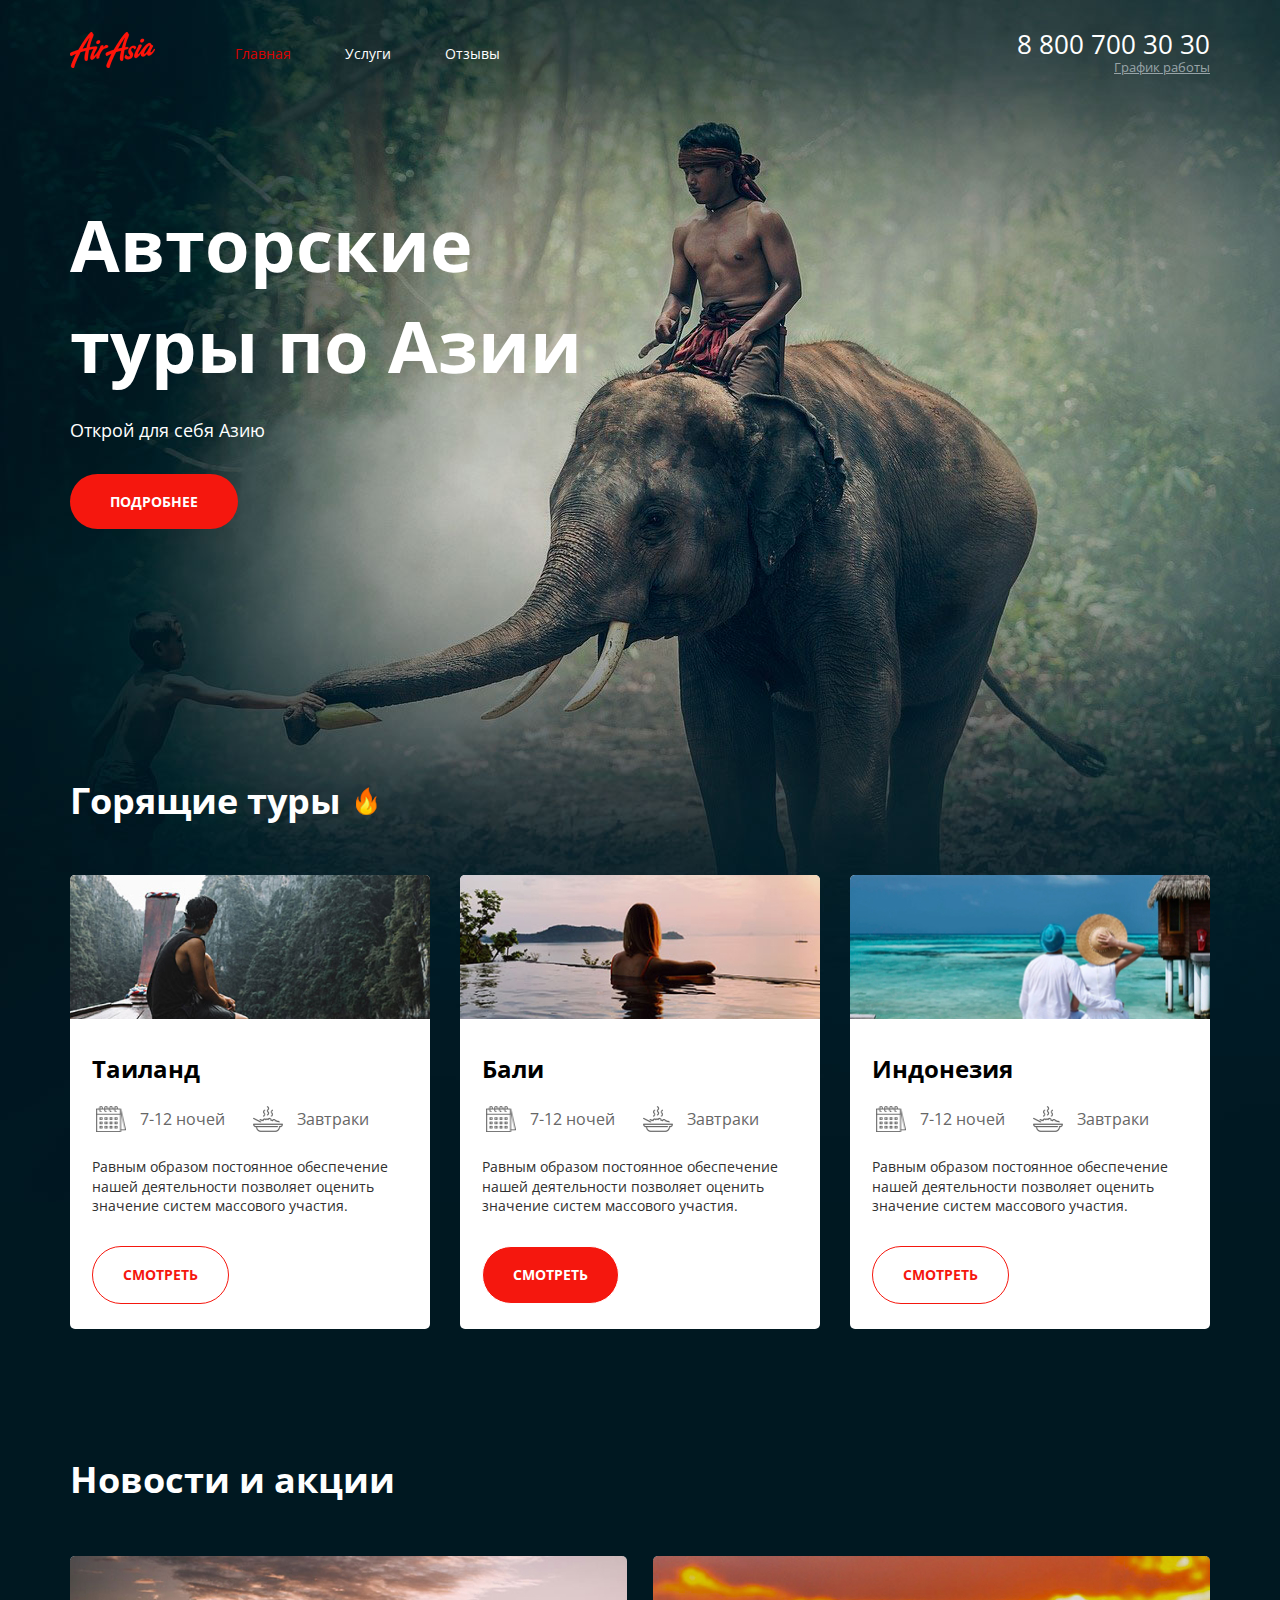
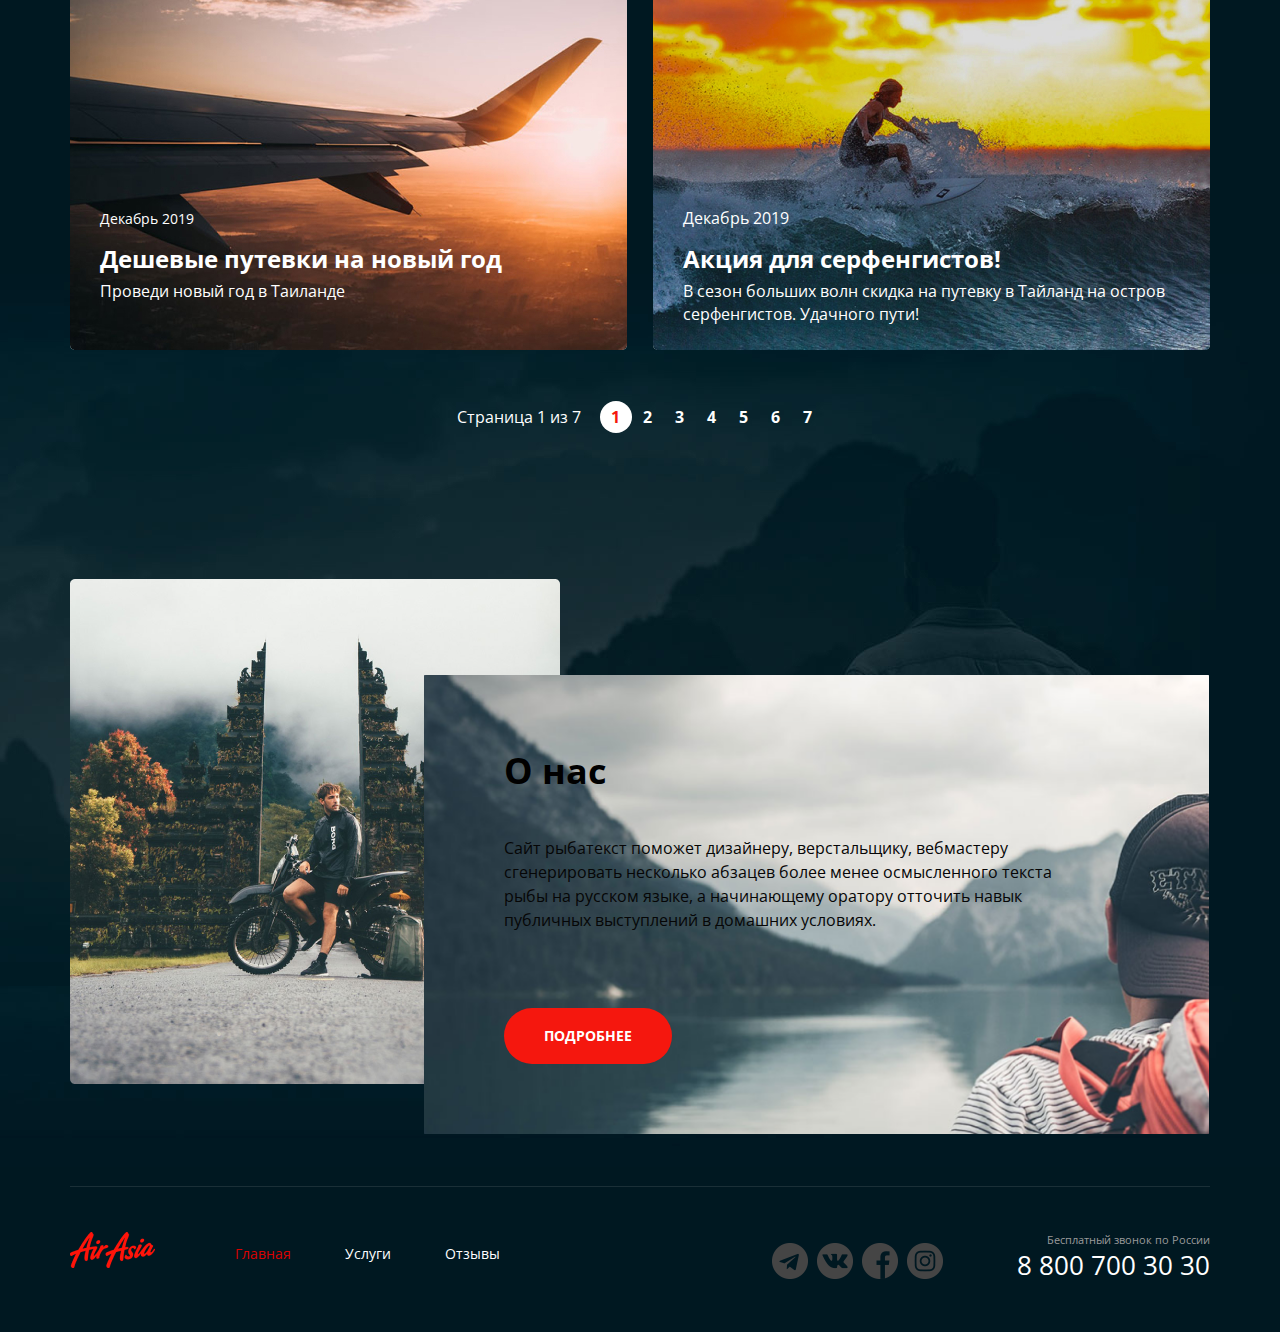
<file: index.html>
<!DOCTYPE html>
<html lang="ru">

<head>
  <meta charset="UTF-8">
  <meta http-equiv="X-UA-Compatible" content="IE=edge">
  <meta name="viewport" content="width=device-width, initial-scale=1.0">
  <link rel="preconnect" href="https://fonts.googleapis.com"> 
  <link rel="preconnect" href="https://fonts.gstatic.com" crossorigin> 
  <link href="https://fonts.googleapis.com/css2?family=Open+Sans:ital,wght@0,400;0,600;0,700;1,400&display=swap" rel="stylesheet">
  <link rel="stylesheet" href="./css/main.css">
  <title>Air Asia</title>
</head>

<body>
  <div class="wrapper main-page-wrapper">
    <div class="wrapper__content">
      <div class="container">
        <header class="header header--main">
        <div class="header__col">
          <a href="index.html" class="logo"><img src="imgs/logo.png" alt="Air Asia logo" class="logo__pic">
          </a>
          <nav class="menu">
            <ul class="menu__list">
              <li class="menu__item">
                <a href="index.html" class="menu__link menu__link--active">Главная</a>
              </li>
              <li class="menu__item">
                <a href="servise.html" class="menu__link">Услуги</a>
              </li>
              <li class="menu__item">
                <a href="reviews.html" class="menu__link">Отзывы</a>
              </li>
            </ul>
          </nav>
        </div>
        <div class="header__col header__col--right">
          <address class="contacts">
            <a href="tel:+78007003030" class="contacts__phone">8 800 700 30 30</a>
            <div class="contacts__dropdown">
            <div class="contacts__dropdown-title">График работы</div>
            <div class="contacts__dropdown-block">
              <div class="contacts__dropdown-time">пн-вс: 09:00 - 20:00</div>
              <div class="contacts__dropdown-break">Обед: 14:00-14:30</div>
            </div>
            </div>
          </address>
        </div>
      </div>
    </header>
    <div class="maincontent">
      <section class="hello">
        <div class="container hello__container">
          <h1 class="hello__title">Авторские туры по Азии</h1>
          <div class="hello__subtitle">Открой для себя Азию</div>
          <a href="#" class="button">Подробнее</a>
        </div>
      </section>
      <section class="offers">
        <div class="container offers__container">
          <h2 class="title title--fire">Горящие туры </h2>
          <ul class="offers__list">
            <li class="offers__item">
              <div class="offers__imgs">
                <img src="imgs/river.jpg" alt="" class="offers__img"></div>
              <div class="offers__content">
                <h3 class="offers__title">Таиланд</h3>
                <ul class="offer__features">
                  <li class="offer__feature">
                    <img src="imgs/calendar.png" alt="" class="offers__feature-icon">
                    <div class="offers__feature-text">7-12 ночей</div>
                  </li>
                  <li class="offer__feature">
                    <img src="imgs/meal.png" alt="" class="offers__feature-icon">
                    <div class="offers__feature-text">Завтраки</div>
                  </li>
                </ul>
                <p class="offers__text">Равным образом постоянное обеспечение нашей деятельности позволяет оценить
                  значение систем массового участия.</p>
                <a href="#" class="btn">Смотреть</a>
              </div>
            </li>
            <li class="offers__item">
              <div class="offers__imgs">
                <img src="imgs/pool.jpg" alt="" class="offers__img"></div>
              <div class="offers__content">
                <h3 class="offers__title">Бали</h3>
                <ul class="offer__features">
                  <li class="offer__feature">
                    <img src="imgs/calendar.png" alt="" class="offers__feature-icon">
                    <div class="offers__feature-text">7-12 ночей</div>
                  </li>
                  <li class="offer__feature">
                    <img src="imgs/meal.png" alt="" class="offers__feature-icon">
                    <div class="offers__feature-text">Завтраки</div>
                  </li>
                </ul>
                <p class="offers__text">Равным образом постоянное обеспечение нашей деятельности позволяет оценить
                  значение систем массового участия.</p>
                <a href="#" class="btn btn--dark">Смотреть</a>
              </div>
            </li>
            <li class="offers__item">
              <div class="offers__imgs">
                <img src="imgs/ocean.jpg" alt="" class="offers__img"></div>
              <div class="offers__content">
                <h3 class="offers__title">Индонезия</h3>
                <ul class="offer__features">
                  <li class="offer__feature">
                    <img src="imgs/calendar.png" alt="" class="offers__feature-icon">
                    <div class="offers__feature-text">7-12 ночей</div>
                  </li>
                  <li class="offer__feature">
                    <img src="imgs/meal.png" alt="" class="offers__feature-icon">
                    <div class="offers__feature-text">Завтраки</div>
                  </li>
                </ul>
                <p class="offers__text">Равным образом постоянное обеспечение нашей деятельности позволяет оценить
                  значение систем массового участия.</p>
                <a href="#" class="btn">Смотреть</a>
              </div>
            </li>
          </ul>
        </div>
      </section>
      <section class="news">
        <div class="container news__container">
          <h2 class="title"> Новости и акции</h2>
          <ul class="news__list">
            <li class="news__item single-news">
              <img src="imgs/plain.jpg" alt="" class="single-news__img">
              <div class="single-news__content">
                <time class="single-news__date">Декабрь 2019</time>
                <h3 class="single-news__title">Дешевые путевки на новый год</h3>
                <p class="single-news__text">Проведи новый год в Таиланде</p>
              </div>
            </li>
            <li class="news__item single-news">
              <img src="imgs/surfer.jpg" alt="" class="single-news__img">
              <div class="single-news__content">
                <time>Декабрь 2019</time>
                <h3 class="single-news__title">Акция для серфенгистов!</h3>
                <p class="single-news__text">В сезон больших волн скидка на путевку в Тайланд на остров серфенгистов.
                  Удачного пути!</p>
              </div>
            </li>
          </ul>
          <div class="paginator">
            <div class="paginator__display">Страница 1 из 7</div>
            <ul class="paginator__list">
              <li class="paginator__item">
                <a href="#" class="paginator__number paginator__number--active">1</a>
              </li>
              <li class="paginator__item">
                <a href="#" class="paginator__number">2</a>
              </li>
              <li class="paginator__item">
                <a href="#" class="paginator__number">3</a>
              </li>
              <li class="paginator__item">
                <a href="#" class="paginator__number">4</a>
              </li>
              <li class="paginator__item">
                <a href="#" class="paginator__number">5</a>
              </li>
              <li class="paginator__item">
                <a href="#" class="paginator__number">6</a>
              </li>
              <li class="paginator__item">
                <a href="#" class="paginator__number">7</a>
              </li>
            </ul>
          </div>
        </div>

      </section>
      <section class="about">
        <div class="container about__container">
          <div class="about__content">
            <h2 class="title title--dark">О нас</h2>
            <p class="about__text">Сайт рыбатекст поможет дизайнеру, верстальщику, вебмастеру сгенерировать несколько
              абзацев более менее осмысленного текста рыбы на русском языке, а начинающему оратору отточить навык
              публичных выступлений в домашних условиях. </p>
            <a href="#" class="button">Подробнее</a>
          </div>
        </div>
      </section>
    </div>
  </div>
  <footer class="footer">
    <div class="footer__container">
      <div class="footer__content">
        <div class="footer__col">
          <a href="index.html" class="logo"><img src="imgs/logo.png" class="logo__pic" alt=""> </a>
        <nav class="menu">
          <ul class="menu__list">
            <li class="menu__item">
              <a href="index.html" class="menu__link menu__link--active">Главная</a>
            </li>
            <li class="menu__item">
              <a href="servise.html" class="menu__link">Услуги</a>
            </li>
            <li class="menu__item">
              <a href="reviews.html" class="menu__link">Отзывы</a>
            </li>
          </ul>
        </nav>
        </div>
        <div class="footer__col--right">
          <div class="social">
            <ul class="social__links">
              <li class="social__item">
                <a href="#" class="social__link social__link--tg"></a>
              </li>
              <li class="social__item">
                <a href="#" class="social__link social__link--vk"></a>
              </li>
              <li class="social__item">
                <a href="#" class="social__link social__link--fb"></a>
              </li>
              <li class="social__item">
                <a href="#" class="social__link social__link--in"></a>
              </li>
            </ul>
          </div>
          <address class="contacts footer__contacts">
            <div class="contacts__desc">Бесплатный звонок по России</div>
            <a href="tel:+78007003030" class="contacts__phone">8 800 700 30 30</a>
          </address>
        </div>
        
      </div>
    </div>
  </footer>
</div>
</body>



</html>
</file>
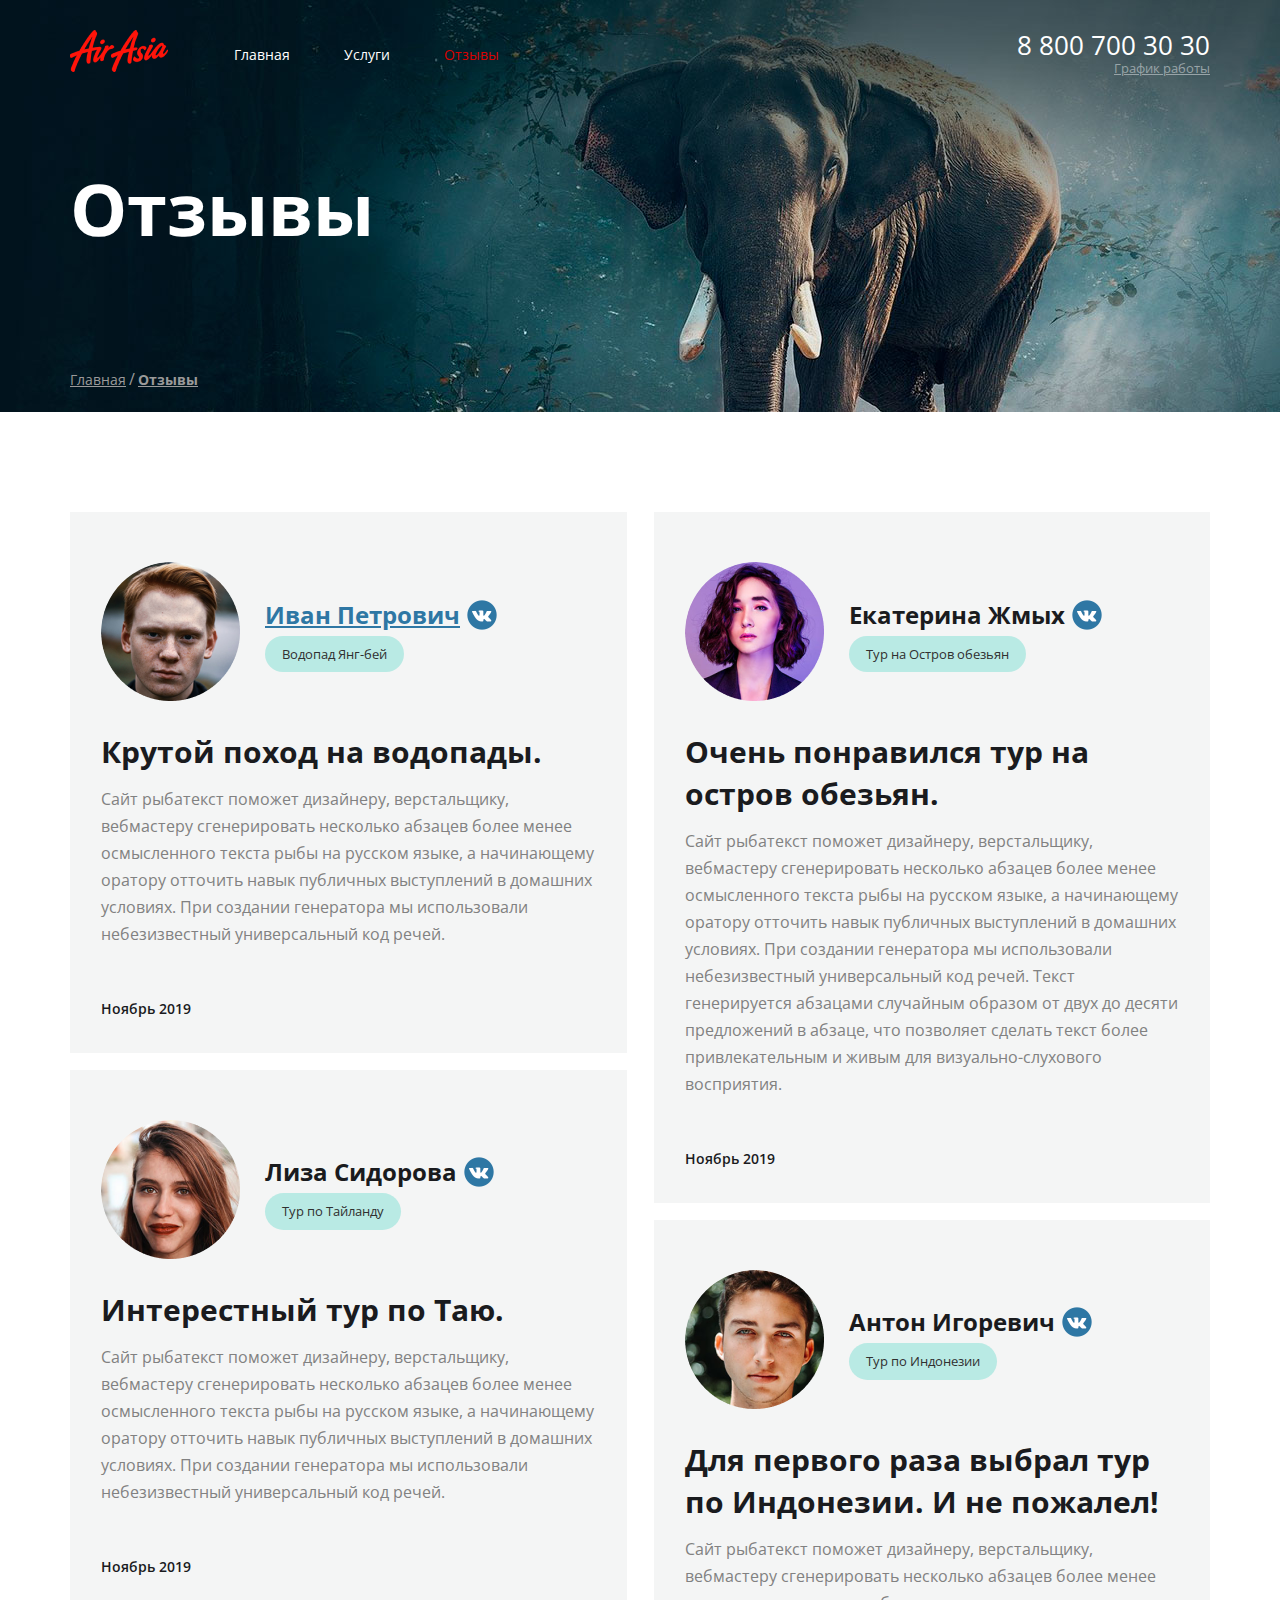
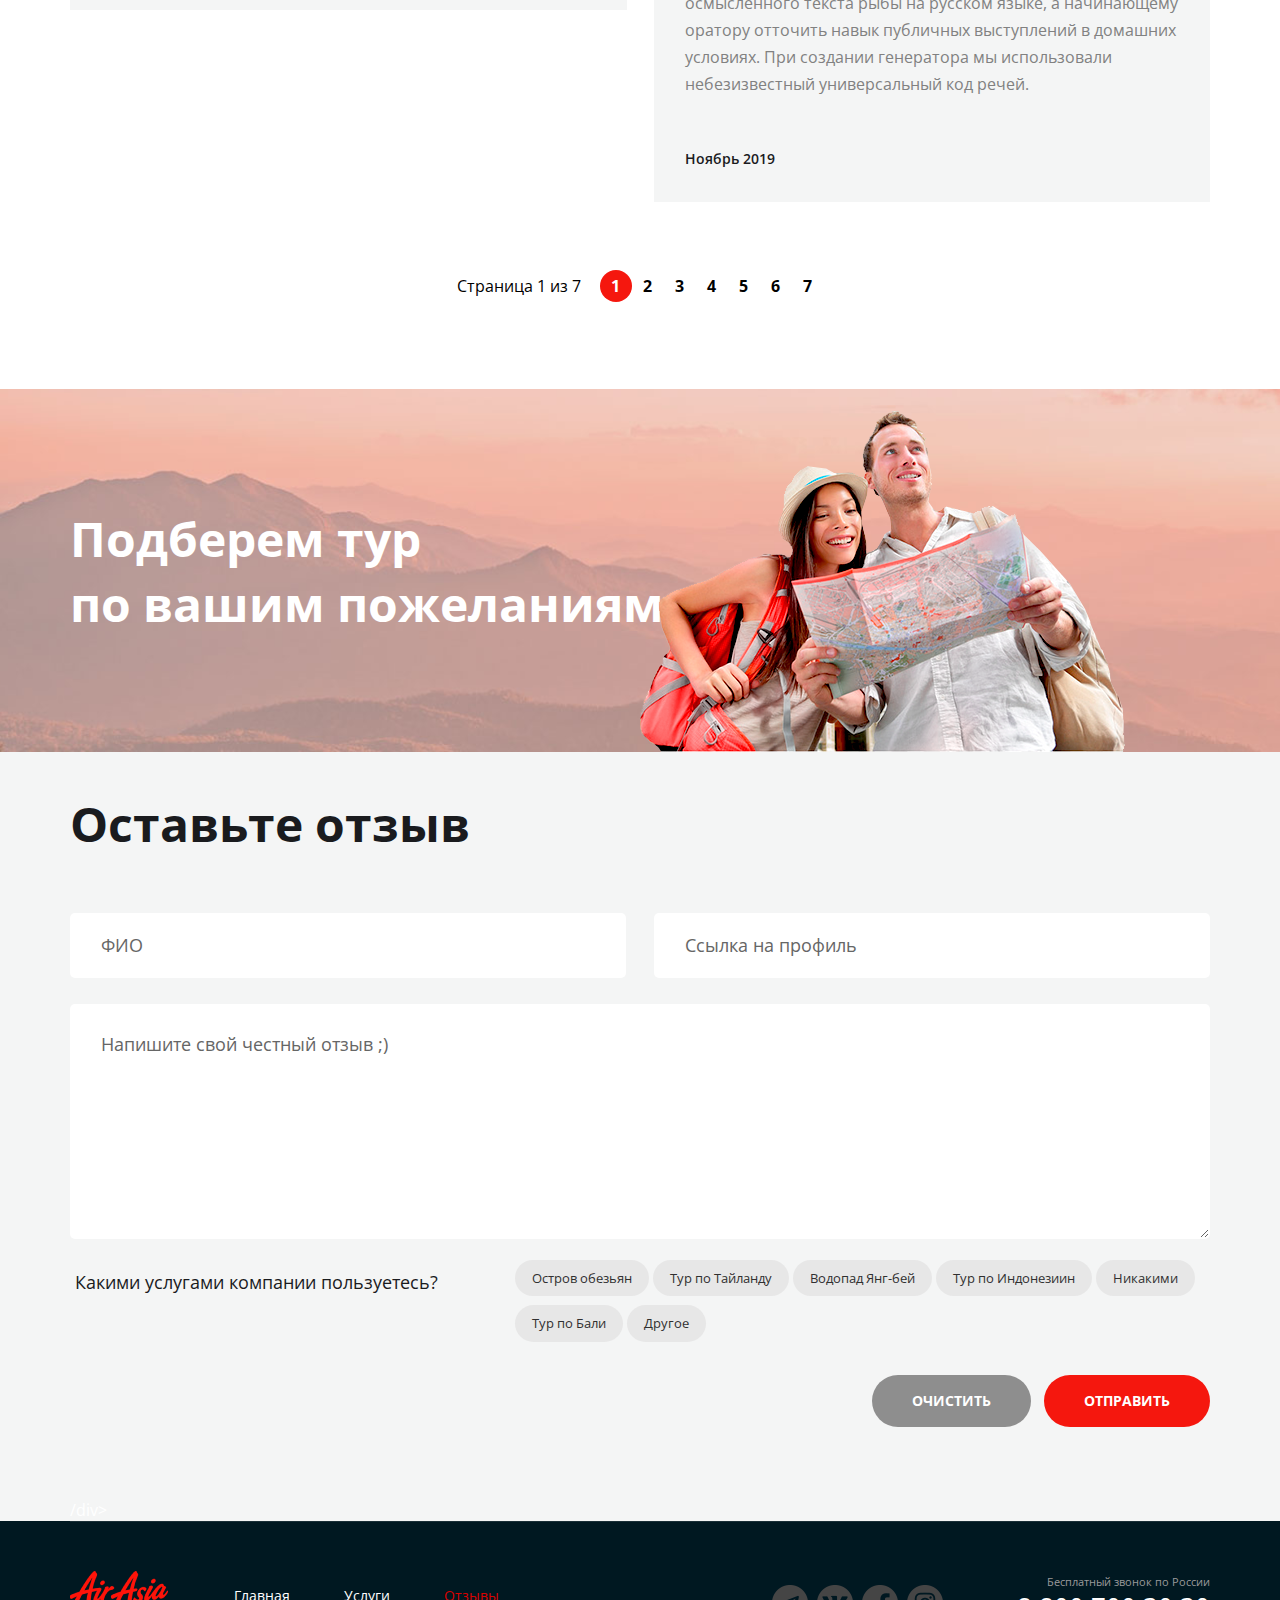
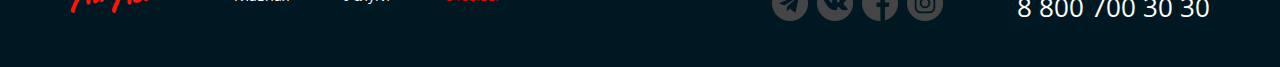
<file: reviews.html>
<!DOCTYPE html>
<html lang="ru">

<head>
  <meta charset="UTF-8">
  <meta http-equiv="X-UA-Compatible" content="IE=edge">
  <meta name="viewport" content="width=device-width, initial-scale=1.0">
  <link rel="preconnect" href="https://fonts.googleapis.com"> 
  <link rel="preconnect" href="https://fonts.gstatic.com" crossorigin> 
  <link href="https://fonts.googleapis.com/css2?family=Open+Sans:ital,wght@0,400;0,600;0,700;1,400&display=swap" rel="stylesheet">
  <link rel="stylesheet" href="./css/main.css">
  <title>Air Asia Reviews</title>
</head>

<body>
  <div class="wrapper">
    <section class="top-line">
      <div class="container top-line__container">
        <header class="header">
          <div class="header__col">
          <a href="index.html" class="logo--inner"><img src="imgs/logobig.png" alt="Air Asia logo" class="logo__pic">
          </a>
          <nav class="menu">
            <ul class="menu__list">
              <li class="menu__item">
                <a href="index.html" class="menu__link">Главная</a>
              </li>
              <li class="menu__item">
                <a href="servise.html" class="menu__link">Услуги</a>
              </li>
              <li class="menu__item">
                <a href="reviews.html" class="menu__link menu__link--active">Отзывы</a>
              </li>
            </ul>
          </nav>
          </div>
          <div class="header__col header__col--right">
          <address class="contacts">
            <a href="tel:+78007003030" class="contacts__phone">8 800 700 30 30</a>
            <div class="contacts__dropdown">
              <div class="contacts__dropdown-title">График работы</div>
              <div class="contacts__dropdown-block">
                <div class="contacts__dropdown-time">пн-вс: 09:00 - 20:00</div>
                <div class="contacts__dropdown-break">Обед: 14:00-14:30</div>
              </div>
              </div>
          </address>
          </div>
      </header>
      <h1 class="reviews-title">Отзывы</h1>
      <nav class="breadcrumbs">
        <ul class="breadcrumbs__list">
          <li class="breadcrumbs__item">
            <a href="index.html" class="breadcrumbs__link">Главная</a>
          </li>
          <li class="breadcrumbs__item">
            <a href="reviews.html" class="breadcrumbs__link breadcrumbs__link--active">Отзывы</a>
          </li>
        </ul>
      </nav>
    </div>
  </section>
  <section class="maincontent-reviews">
    <div class="container">

      <ul class="reviews">

        <li class="reviews__item review">
          <div class="review__user">
            <div class="review__user-avatar"><img src="imgs/ivan.png"></div>
            <div class="review__user-info">
              <a href="#" class="review__user-name review__user-name--blue">Иван Петрович</a>
              <ul class="review__tags">
                <li class="review__tag tag tag--green">Водопад Янг-бей</li>
              </ul>
            </div>
          </div>
          <div class="review__desc">
            <h3 class="review__name">Крутой поход на водопады.</h3>
            <div class="review__text">
              <p>Сайт рыбатекст поможет дизайнеру, верстальщику, вебмастеру сгенерировать несколько абзацев более менее осмысленного текста рыбы на русском языке, а начинающему оратору отточить навык публичных выступлений в домашних условиях. При создании генератора мы использовали небезизвестный универсальный код речей. </p></div>
              <time class="review__date">Ноябрь 2019</time>
            </div>
        </li>

        <li class="reviews__item review">
          <div class="review__user">
            <div class="review__user-avatar"><img src="imgs/liza.png"></div>
            <div class="review__user-info">
              <a href="#" class="review__user-name">Лиза Сидорова</a>
              <ul class="review__tags">
                <li class="review__tag tag tag--green">Тур по Тайланду</li>
              </ul>
            </div>
          </div>
          <div class="review__desc">
            <h3 class="review__name">Интерестный тур по Таю.</h3>
            <div class="review__text">
              <p>Сайт рыбатекст поможет дизайнеру, верстальщику, вебмастеру сгенерировать несколько абзацев более менее осмысленного текста рыбы на русском языке, а начинающему оратору отточить навык публичных выступлений в домашних условиях. При создании генератора мы использовали небезизвестный универсальный код речей. </p></div>
              <time class="review__date">Ноябрь 2019</time>
        </div>
        </li>

        <li class="reviews__item review">
          <div class="review__user">
            <div class="review__user-avatar"><img src="imgs/kate.png"></div>
            <div class="review__user-info">
              <a href="#" class="review__user-name">Екатерина Жмых</a>
              <ul class="review__tags">
                <li class="review__tag tag tag--green">Тур на Остров обезьян</li>
              </ul>
            </div>
          </div>
          <div class="review__desc">
            <h3 class="review__name">Очень понравился тур на остров обезьян.</h3>
            <div class="review__text">
              <p>Сайт рыбатекст поможет дизайнеру, верстальщику, вебмастеру сгенерировать несколько абзацев более менее осмысленного текста рыбы на русском языке, а начинающему оратору отточить навык публичных выступлений в домашних условиях. При создании генератора мы использовали небезизвестный универсальный код речей. Текст генерируется абзацами случайным образом от двух до десяти предложений в абзаце, что позволяет сделать текст более привлекательным и живым для визуально-слухового восприятия.</p>
            </div>
              <time class="review__date">Ноябрь 2019</time>
          </div>
        </li>

        <li class="reviews__item review">
          <div class="review__user">
            <div class="review__user-avatar"><img src="imgs/anton.png"></div>
            <div class="review__user-info">
              <a href="#" class="review__user-name">Антон Игоревич</a>
              <ul class="review__tags">
                <li class="review__tag tag tag--green">Тур по Индонезии</li>
              </ul>
            </div>
          </div>
          <div class="review__desc">
            <h3 class="review__name">Для первого раза выбрал тур по Индонезии. И не пожалел!</h3>
            <div class="review__text">
              <p>Сайт рыбатекст поможет дизайнеру, верстальщику, вебмастеру сгенерировать несколько абзацев более менее осмысленного текста рыбы на русском языке, а начинающему оратору отточить навык публичных выступлений в домашних условиях. При создании генератора мы использовали небезизвестный универсальный код речей.</p></div>
              <time class="review__date">Ноябрь 2019</time>
        </div>
        </li>
      </ul>

      <div class="paginator paginator--dark">
        <div class="paginator__display">Страница 1 из 7</div>
        <ul class="paginator__list">
          <li class="paginator__item">
            <a href="#" class="paginator__number paginator__number--red-active red-paginator">1</a>
          </li>
          <li class="paginator__item">
            <a href="#" class="paginator__number red-paginator">2</a>
          </li>
          <li class="paginator__item">
            <a href="#" class="paginator__number red-paginator">3</a>
          </li>
          <li class="paginator__item">
            <a href="#" class="paginator__number red-paginator">4</a>
          </li>
          <li class="paginator__item">
            <a href="#" class="paginator__number red-paginator">5</a>
          </li>
          <li class="paginator__item">
            <a href="#" class="paginator__number red-paginator">6</a>
          </li>
          <li class="paginator__item">
            <a href="#" class="paginator__number red-paginator">7</a>
          </li>
        </ul>
      </div>
      </div>

    </div>
  </section>

  <section class="banner">
    <div class="container">
      <div class="banner__content">
      <h2 class="banner__text">Подберем тур по&nbsp;вашим пожеланиям</div>
</div>
    </div>
  </section>

  <section class="feedback">
    <div class="container">
    <h2 class="feedback__name">Оставьте отзыв</h2>
    <form class="form">
      <div class="form__row">
        <input type="text" placeholder="ФИО" class="form__input">
        <input type="text" placeholder="Ссылка на профиль" class="form__input">
      </div>
      <div class="form__row">
        <textarea class="form__input form__input--textarea" placeholder="Напишите свой честный отзыв ;)"></textarea>
      </div>
      <div class="form__controls">
      <div class="form__controls-title">Какими услугами компании пользуетесь?</div>
      <ul class="controls">
        <li class="controls__item">
          <label class="controls__elem">
            <input type="checkbox" class="controls__checkbox">
            <div class="tag controls__tag">Остров обезьян</div>
          </label> 
        </li>
        <li class="controls__item">
          <label class="controls__elem">
            <input type="checkbox" class="controls__checkbox">
            <div class="tag controls__tag">Тур по Тайланду</div>
          </label> 
        </li>
        <li class="controls__item">
          <label class="controls__elem">
            <input type="checkbox" class="controls__checkbox">
            <div class="tag controls__tag">Водопад Янг-бей</div>
          </label> 
        </li>
        <li class="controls__item">
          <label class="controls__elem">
            <input type="checkbox" class="controls__checkbox">
            <div class="tag controls__tag">Тур по Индонезиин</div>
          </label> 
        </li>
        <li class="controls__item">
          <label class="controls__elem">
            <input type="checkbox" class="controls__checkbox">
            <div class="tag controls__tag">Никакими</div>
          </label> 
        </li>
        <li class="controls__item">
          <label class="controls__elem">
            <input type="checkbox" class="controls__checkbox">
            <div class="tag controls__tag">Тур по Бали</div>
          </label> 
        </li>
        <li class="controls__item">
          <label class="controls__elem">
            <input type="checkbox" class="controls__checkbox">
            <div class="tag controls__tag">Другое</div>
          </label> 
        </li>
      
      </ul>
    </div>
    <div class="form__buttons">
      <button class="form__button button button--dark" type="reset">Очистить</button>
      <button class="form__button button" type="submit">Отправить</button>
    </div>
    </form>
/div>
  </section>

</body>
<footer class="footer">
  <div class="footer__container footer__container--review">
    <div class="footer__content">
      <div class="footer__col">
        <a href="index.html" class="logo logo--inner"><img src="imgs/logobig.png" class="logo__pic" alt=""> </a>
      <nav class="menu">
        <ul class="menu__list">
          <li class="menu__item">
            <a href="index.html" class="menu__link">Главная</a>
          </li>
          <li class="menu__item">
            <a href="servise.html" class="menu__link">Услуги</a>
          </li>
          <li class="menu__item">
            <a href="reviews.html" class="menu__link menu__link--active">Отзывы</a>
          </li>
        </ul>
      </nav>
      </div>
      <div class="footer__col--right">
        <div class="social">
          <ul class="social__links">
            <li class="social__item">
              <a href="#" class="social__link social__link--tg"></a>
            </li>
            <li class="social__item">
              <a href="#" class="social__link social__link--vk"></a>
            </li>
            <li class="social__item">
              <a href="#" class="social__link social__link--fb"></a>
            </li>
            <li class="social__item">
              <a href="#" class="social__link social__link--in"></a>
            </li>
          </ul>
        </div>
        <address class="contacts footer__contacts">
          <div class="contacts__desc">Бесплатный звонок по России</div>
          <a href="tel:+78007003030" class="contacts__phone">8 800 700 30 30</a>
        </address>
      </div>
      
    </div>
  </div>
</footer>
</file>
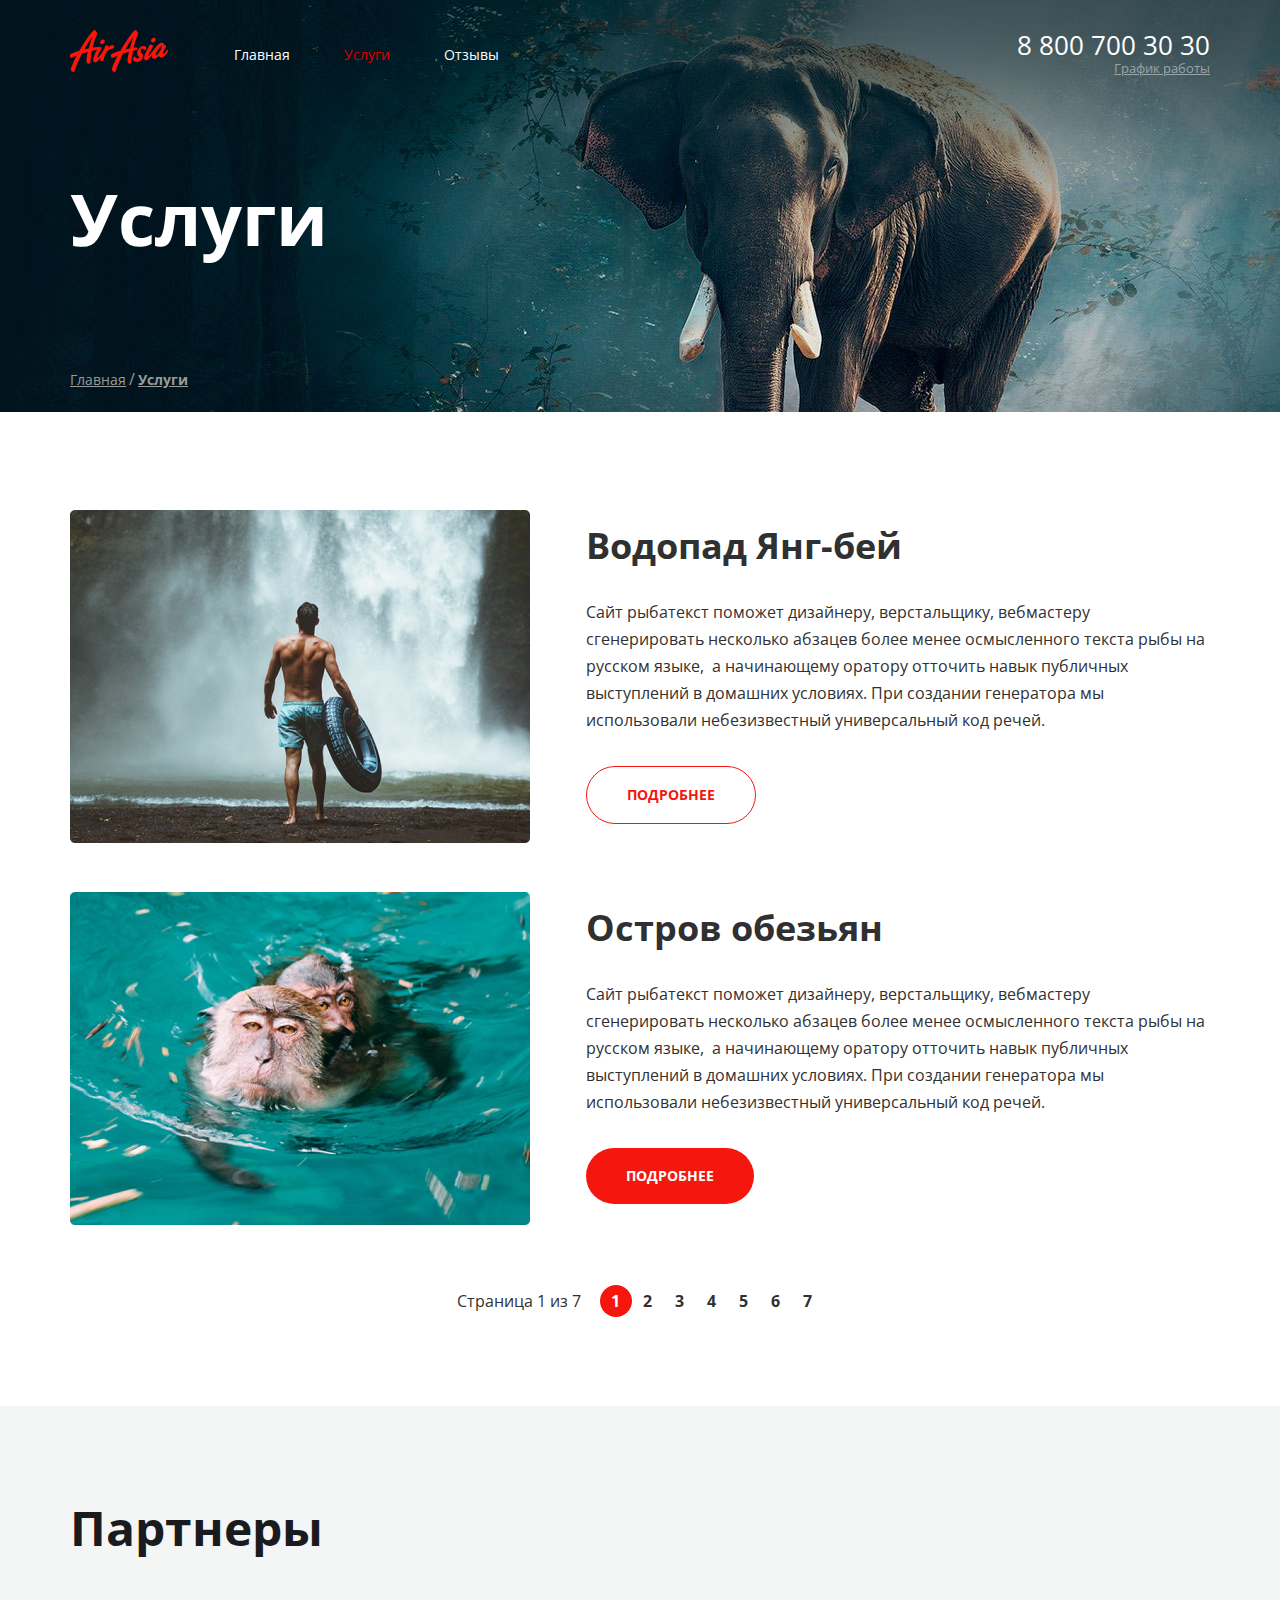
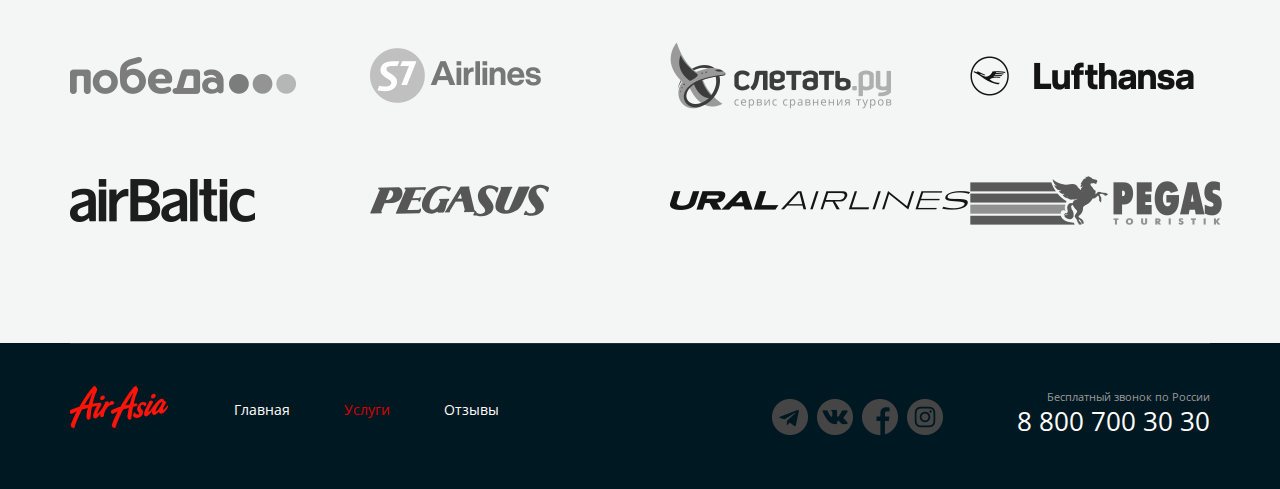
<file: servise.html>
<!DOCTYPE html>
<html lang="ru">

<head>
  <meta charset="UTF-8">
  <meta http-equiv="X-UA-Compatible" content="IE=edge">
  <meta name="viewport" content="width=device-width, initial-scale=1.0">
  <link rel="preconnect" href="https://fonts.googleapis.com"> 
  <link rel="preconnect" href="https://fonts.gstatic.com" crossorigin> 
  <link href="https://fonts.googleapis.com/css2?family=Open+Sans:ital,wght@0,400;0,600;0,700;1,400&display=swap" rel="stylesheet">
  <link rel="stylesheet" href="./css/main.css">
  <title>Air Asia Service</title>
</head>

<body>
  <div class="wrapper">
    <section class="top-line">
      <div class="container top-line__container">
        <header class="header">
          <div class="header__col">
          <a href="index.html" class="logo--inner"><img src="imgs/logobig.png" alt="Air Asia logo" class="logo__pic">
          </a>
          <nav class="menu">
            <ul class="menu__list">
              <li class="menu__item">
                <a href="index.html" class="menu__link">Главная</a>
              </li>
              <li class="menu__item">
                <a href="servise.html" class="menu__link menu__link--active">Услуги</a>
              </li>
              <li class="menu__item">
                <a href="reviews.html" class="menu__link">Отзывы</a>
              </li>
            </ul>
          </nav>
          </div>
          <div class="header__col header__col--right">
          <address class="contacts">
            <a href="tel:+78007003030" class="contacts__phone">8 800 700 30 30</a>
            <div class="contacts__dropdown">
              <div class="contacts__dropdown-title">График работы</div>
              <div class="contacts__dropdown-block">
                <div class="contacts__dropdown-time">пн-вс: 09:00 - 20:00</div>
                <div class="contacts__dropdown-break">Обед: 14:00-14:30</div>
              </div>
              </div>
          </address>
          </div>
        </header>
        <h1 class="page-title">Услуги</h1>
        <nav class="breadcrumbs">
          <ul class="breadcrumbs__list">
            <li class="breadcrumbs__item">
              <a href="index.html" class="breadcrumbs__link">Главная</a>
            </li>
            <li class="breadcrumbs__item">
              <a href="servise.html" class="breadcrumbs__link breadcrumbs__link--active">Услуги</a>
            </li>
          </ul>
        </nav>
      </div>
    </section>
    <section class="maincontent-services">
      <div class="container">
        <ul class="services">
          <li class="services__item">
            <div class="services__img"><img src="imgs/waterfall.png" alt="" class="service__pic"></div>
              <div class="services__content">
                <h2 class="services__name">Водопад Янг-бей</h2>
                <div class="services__desc">
                <p>Сайт рыбатекст поможет дизайнеру, верстальщику, вебмастеру сгенерировать несколько абзацев более менее осмысленного текста рыбы на русском языке,  а начинающему оратору отточить навык публичных выступлений в домашних условиях. При создании генератора мы использовали небезизвестный универсальный код речей. </p>
              </div>
              <a href="#" class="button button--light">Подробнее</a></div>
          </li>
          <li class="services__item">
            <div class="services__img"><img src="imgs/monkeys.png" alt="" class="services__pic"></div>
            <div class="services__content">
              <h2 class="services__name">Остров обезьян</h2>
              <div class="services__desc">
                <p>Сайт рыбатекст поможет дизайнеру, верстальщику, вебмастеру сгенерировать несколько абзацев более менее осмысленного текста рыбы на русском языке,  а начинающему оратору отточить навык публичных выступлений в домашних условиях. При создании генератора мы использовали небезизвестный универсальный код речей. </p>
              </div>
            <a href="#" class="button">Подробнее</a></div>
          </li>
        </ul>
        <div class="paginator">
          <div class="paginator__display">Страница 1 из 7</div>
          <ul class="paginator__list">
            <li class="paginator__item">
              <a href="#" class="paginator__number red-paginator paginator__number--red-active">1</a>
            </li>
            <li class="paginator__item">
              <a href="#" class="paginator__number red-paginator">2</a>
            </li>
            <li class="paginator__item">
              <a href="#" class="paginator__number red-paginator">3</a>
            </li>
            <li class="paginator__item">
              <a href="#" class="paginator__number red-paginator">4</a>
            </li>
            <li class="paginator__item">
              <a href="#" class="paginator__number red-paginator">5</a>
            </li>
            <li class="paginator__item">
              <a href="#" class="paginator__number red-paginator">6</a>
            </li>
            <li class="paginator__item">
              <a href="#" class="paginator__number red-paginator">7</a>
            </li>
          </ul>
        </div>
      </div>
      </div>
    </section>
    <section class="partners">
      <div class="container">
        <h2 class="partners__names">Партнеры</h2>
        <ul class="partner">
          <li class="partner__item"> <a href="#" class="partner__link">
            <img src="imgs/pobeda.png" class="partner__logo"></a>
          <li class="partner__item"> <a href="#" class="partner__link">
            <img src="imgs/s7.png" class="partner__logo"></a>
          <li class="partner__item"> <a href="#" class="partner__link">
            <img src="imgs/lets-fly.png" class="partner__logo"></a>
          <li class="partner__item"> <a href="#" class="partner__link">
            <img src="imgs/lufthansa.png" class="partner__logo"></a>
          <li class="partner__item"> <a href="#" class="partner__link">
            <img src="imgs/airbaltic.png" class="partner__logo"></a>
          <li class="partner__item"> <a href="#" class="partner__link">
            <img src="imgs/pegasus.png" class="partner__logo"></a>
          <li class="partner__item"> <a href="#" class="partner__link">
            <img src="imgs/ural.png" class="partner__logo"></a>
          <li class="partner__item"> <a href="#" class="partner__link">
            <img src="imgs/pegas.png" class="partner__logo"></a>
        </ul>

      </div>
    </section>
    <footer class="footer">
      <div class="footer__container">
        <div class="footer__content">
          <div class="footer__col">
            <a href="index.html" class="logo logo--inner"><img src="imgs/logobig.png" class="logo__pic" alt=""> </a>
          <nav class="menu">
            <ul class="menu__list">
              <li class="menu__item">
                <a href="index.html" class="menu__link">Главная</a>
              </li>
              <li class="menu__item">
                <a href="servise.html" class="menu__link menu__link--active">Услуги</a>
              </li>
              <li class="menu__item">
                <a href="reviews.html" class="menu__link">Отзывы</a>
              </li>
            </ul>
          </nav>
          </div>
          <div class="footer__col--right">
            <div class="social">
              <ul class="social__links">
                <li class="social__item">
                  <a href="#" class="social__link social__link--tg"></a>
                </li>
                <li class="social__item">
                  <a href="#" class="social__link social__link--vk"></a>
                </li>
                <li class="social__item">
                  <a href="#" class="social__link social__link--fb"></a>
                </li>
                <li class="social__item">
                  <a href="#" class="social__link social__link--in"></a>
                </li>
              </ul>
            </div>
            <address class="contacts footer__contacts">
              <div class="contacts__desc">Бесплатный звонок по России</div>
              <a href="tel:+78007003030" class="contacts__phone">8 800 700 30 30</a>
            </address>
          </div>
          
        </div>
      </div>
    </footer>
  </div>
  
</body>
</html>
</file>
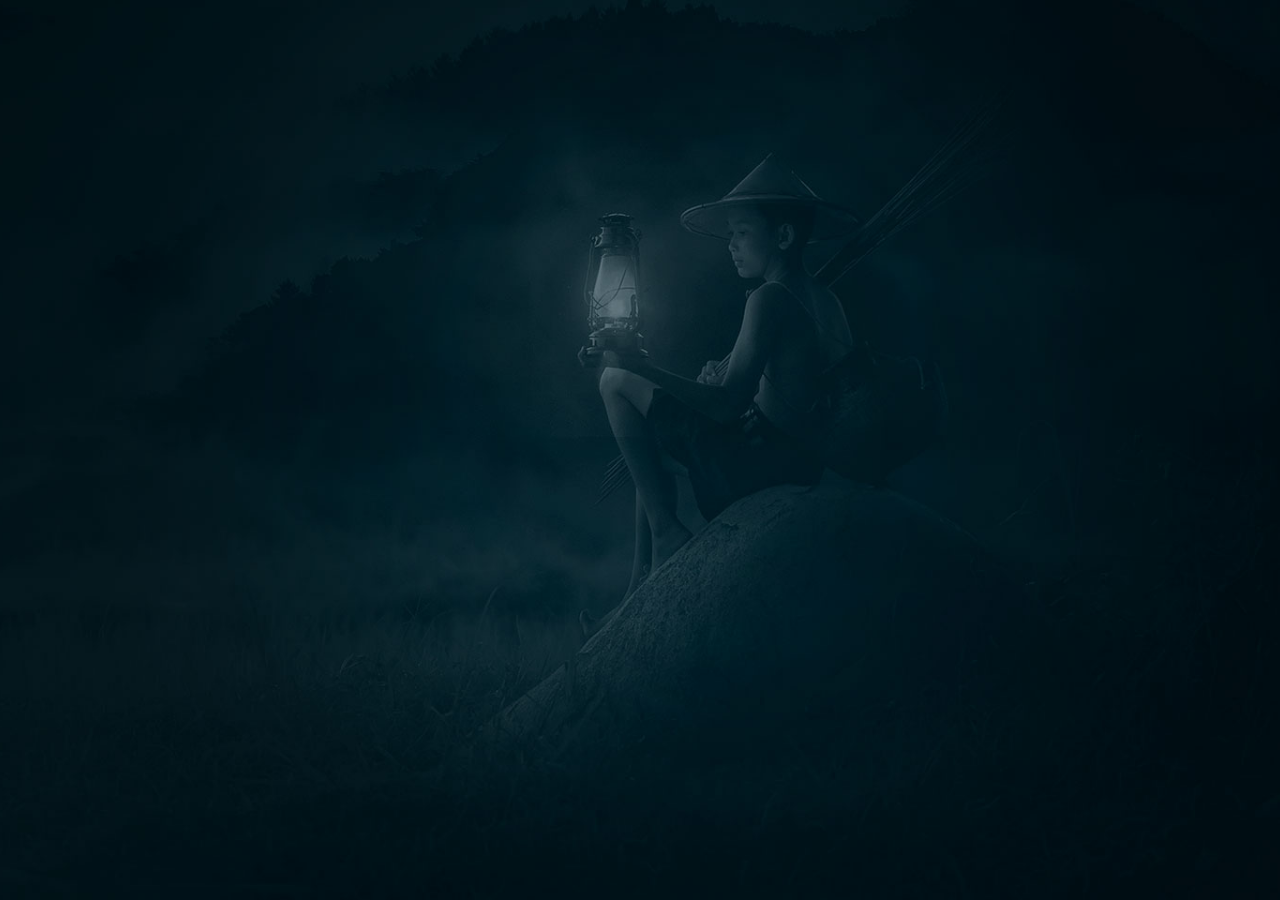
<file: welcome.html>
<!DOCTYPE html>
<html lang="ru">

<head>
  <meta charset="UTF-8">
  <meta http-equiv="X-UA-Compatible" content="IE=edge">
  <meta name="viewport" content="width=device-width, initial-scale=1.0">
  <link rel="preconnect" href="https://fonts.googleapis.com"> 
  <link rel="preconnect" href="https://fonts.gstatic.com" crossorigin> 
  <link href="https://fonts.googleapis.com/css2?family=Open+Sans:ital,wght@0,400;0,600;0,700;1,400&display=swap" rel="stylesheet">
  <link rel="stylesheet" href="./css/main.css">
  <title>Air Asia</title>
</head>

<body>
<div class="welcome">
  <div class="welcome__container">
    <div class="welcome__content">
      <div class="welcome__pic-text">
      <div class="logo__welcome"><a href="index.html"><img src="imgs/logowelc.png" alt="" class="logo__welcome-pic"></a></div>
      <div class="welcome__text">Открой для себя Азию</div></div>
      <a href="index.html" class="button button--welcome">Войти</a>
    </div>
  </div>
</div>

</body>
</file>
<file: css/main.css>
@import url(layout/normalize.css);
@import url(layout/base.css);
@import url(blocks/header.css);
@import url(blocks/logo.css);
@import url(blocks/menu.css);
@import url(blocks/contacts.css);
@import url(blocks/hello.css);
@import url(blocks/button.css);
@import url(blocks/offers.css);
@import url(blocks/title.css);
@import url(blocks/news.css);
@import url(blocks/paginator.css);
@import url(blocks/about.css);
@import url(blocks/footer.css);
@import url(blocks/social.css);

.top-line {
  min-height: 412px;
  background: url(../imgs/headline1.png) center top no-repeat;
  display: flex;
  flex-direction: column;
  padding-bottom: 21px;
  }
  
.top-line__container {
  display: flex;
  flex: 1;
  flex-direction: column;
  justify-content: space-between;
  }
  
.page-title {
  line-height: 1;
  margin-bottom: 82px;
  }
  
.breadcrumbs__list {
  display: flex;
  align-items: center;
  }
  
.breadcrumbs__item {
  display: flex;
  align-items: center;
  }
  
.breadcrumbs__item::after {
  content: "/";
  color: #9A9A9A;
  margin: 0px 3px;
  }
  
.breadcrumbs__item:last-child::after {
  display: none;
  }
  
.breadcrumbs__link {
  font-size: 14px;
  text-decoration-line: underline;
  font-style: normal;
  color: #9A9A9A;
  }
  
.breadcrumbs__link--active {
  font-weight: bold;
  }
  
.maincontent-services {
  background:  #FFFFFF;
  color: #303030;
  padding: 98px 0px 89px 0px;
  }
  
.services {
  margin-bottom: 55px;
  }
  
.services__item {
  display: flex;
  margin-bottom: 43px;
  }
  
.services__img {
  width: 38.3%;
  margin-right: 7%;
  }
  
.services__content {
 flex: 1;
  }
  
.services__name {
  padding-top: 10px;
  margin-bottom: 28px;
  }
  
.services__desc {
  font-size: 16px;
  line-height: 27px;
  margin-bottom: 32px;
  }
  
.partners {
  background: #F4F5F5;
  color: #1A1B1E;
  padding: 88px 0 117px 0;
  }
  
.partners__names {
  font-size: 48px;
  margin-bottom: 88px;
  }
  
.partner {
  display: flex;
  flex-wrap: wrap;
  row-gap: 75px;
  }

.partner__item {
  margin-left: 70px;
  }
  
.partner__item:nth-child(4n + 1) {
  margin-left: 0;
  }
  
 .partner__link {
  display: flex;
  width: 230px;
  height: 50px;
  align-items: center;
  filter: grayscale(1);
  transition: filter 0.3s;
  }

  .partner__link:hover {
    filter: grayscale(0);
  }

.partner__item:nth-child(4n + 1) .partner__link {
  justify-content: flex-start; 
}

/* Приветственная */

.welcome {
  display: flex;
  width: 100%;
  height: 100%;
  align-items: center;
  justify-content: center;
  background: url(../imgs/bg.png) center bottom / cover no-repeat; 
}

.welcome__content {
  display: flex;
  flex-direction: column;
  align-items: center;
  opacity: 0;
  animation: zoom .7s forwards;

}

.welcome__pic-text {
  background: url(../imgs/shades.png) center center / cover no-repeat;
  width: 591px;
  display: flex;
  flex-direction: column;
  align-items: center;
  margin-bottom: 50px;
}

.logo__welcome {
  padding-top: 60px;
}

@keyframes zoom {
  from {
    transform: scale(.7);
  }

  20% {
    transform: scale(.9);
  }

  40% {
    transform: scale(1.1);
  }

  60% {
    transform: scale(.9);
  }

  80% {
    transform: scale(1.1);
  }

  to {
    opacity: 1;
    transform: scale(1);
  }
}

.welcome__text {
  font-size: 18px;
  font-weight: 400;
  line-height: 25px;
  margin-top: -10px;
}

/* Отзывы */

.reviews-title {
  font-weight: 700;
  font-size: 72px;
  line-height: 98px;
  margin-bottom: 103px;
}

.maincontent-reviews {
  background: #FFFFFF;
  padding-top: 100px;
}

.reviews {
  column-count: 2;
  column-gap: 27px;
  margin-bottom: 51px;
}

.review {
  display: inline-flex;
  flex-direction: column;
  background: #F4F5F5;
  padding: 50px 31px 33px;
}

.reviews__item {
  margin-bottom: 17px;
}

.review__user {
  display: flex;
  align-items: center;
  margin-bottom: 27px;
}

.review__user-avatar {
  width: 142px;
  height: 142px;
  overflow: hidden;
  border-radius: 50%;
  margin-right: 22px;
}

.review__user-name {
  display: flex;
  align-items: center;
  font-weight: 700;
  font-size: 24px;
  line-height: 42px;
  color: #1A1B1E;
  transition: text-decoration-line 0.3s, color 0.3s;
}

.review__user-name:hover {
  text-decoration-line: underline;
  color: #2E77A4
}

.review__user-name--blue {
  text-decoration-line: underline;
  color: #2E77A4
}

.review__user-name::after {
  content: url(../imgs/vkblue.png);
  width: 30px;
  height: 30px;
  margin-left: 7px;
}

.review__tags {
  display: flex;
  align-items: flex-start;
}

.tag {
  font-size: 13px;
  color: #303030;
  padding: 9px 17px;
  border-radius: 35px;
  background: #E7E7E7;
}

.tag--green {
  background: #B9EAE4;
}

.review__name {
  font-weight: 700;
  font-size: 30px;
  line-height: 42px;
  color: #1A1B1E;
  margin-bottom: 13px;
}

.review__text {
  font-size: 16px;
  line-height: 27px;
  color: #818181;
  margin-bottom: 49px;
}

.review__date {
  font-size: 14px;
  color: #1A1B1E;
  font-weight: 600;
}


.banner {
  background: url(../imgs/banner.png);
  min-height: 363px;
  display: flex;
  flex-direction: column;
  justify-content: center;
  position: relative;
}

.banner:after {
  content: "";
  display: block;
  width: 487px;
  height: 341px;
  background: url(../imgs/couple.png);
  position: absolute;
  right: 12%;
  bottom: 0;
}

.banner__text {
  font-weight: 700;
  font-size: 48px;
  line-height: 65px;
  color: #FFFFFF;
  width: 594px;
}

.feedback {
  background: #F4F5F5;
}

.feedback__name {
  padding-top: 38px;
  font-weight: 700;
  font-size: 48px;
  color: #1A1B1E;
  margin-bottom: 54px;

}

.form__row {
  display: flex;
  margin-bottom: 26px;
}

.form__input {
  flex: 1;
  margin-right: 28px;
  background: #FFFFFF;
  border-radius: 5px;
  padding: 19px 30px;
  font-size: 18px;
  line-height: 25px;
  color: #1A1B1E;
  border: 1px solid transparent;
}

.form__input:focus {
  outline: none;
  border-color: #F5170E;
}

.form__input::placeholder {
  color: #666666;
}

.form__input:last-child {
  margin-right: 0px;
}

.form__input--textarea {
  height: 235px;
  padding: 27px 30px;
}

.form__input--textarea {
  margin-bottom: -5px;
}

.form__controls {
  display: flex;
}

.form__controls-title {
  width: 39%;
  font-size: 18px;
  line-height: 25px;
  color: #1A1B1E;
  padding-left: 5px;
  padding-top: 10px;
}

.controls {
  flex: 1;
  display: flex;
  flex-wrap: wrap;
  margin-bottom: 24px;
}

.controls__item {
  margin-bottom: 9px;
  margin-right: 4px;
}

.controls__elem {
  cursor: pointer;
}

.controls__checkbox:checked ~ .controls__tag {
background: #B9EAE4;
}

.controls__checkbox {
  display: none;
}

.form__buttons {
  padding-bottom: 72px;
  display: flex;
  justify-content: flex-end;
}

.form__button {
  margin-right: 13px;
}

.form__button:last-child {
  margin-right: 0px;
}
</file>
